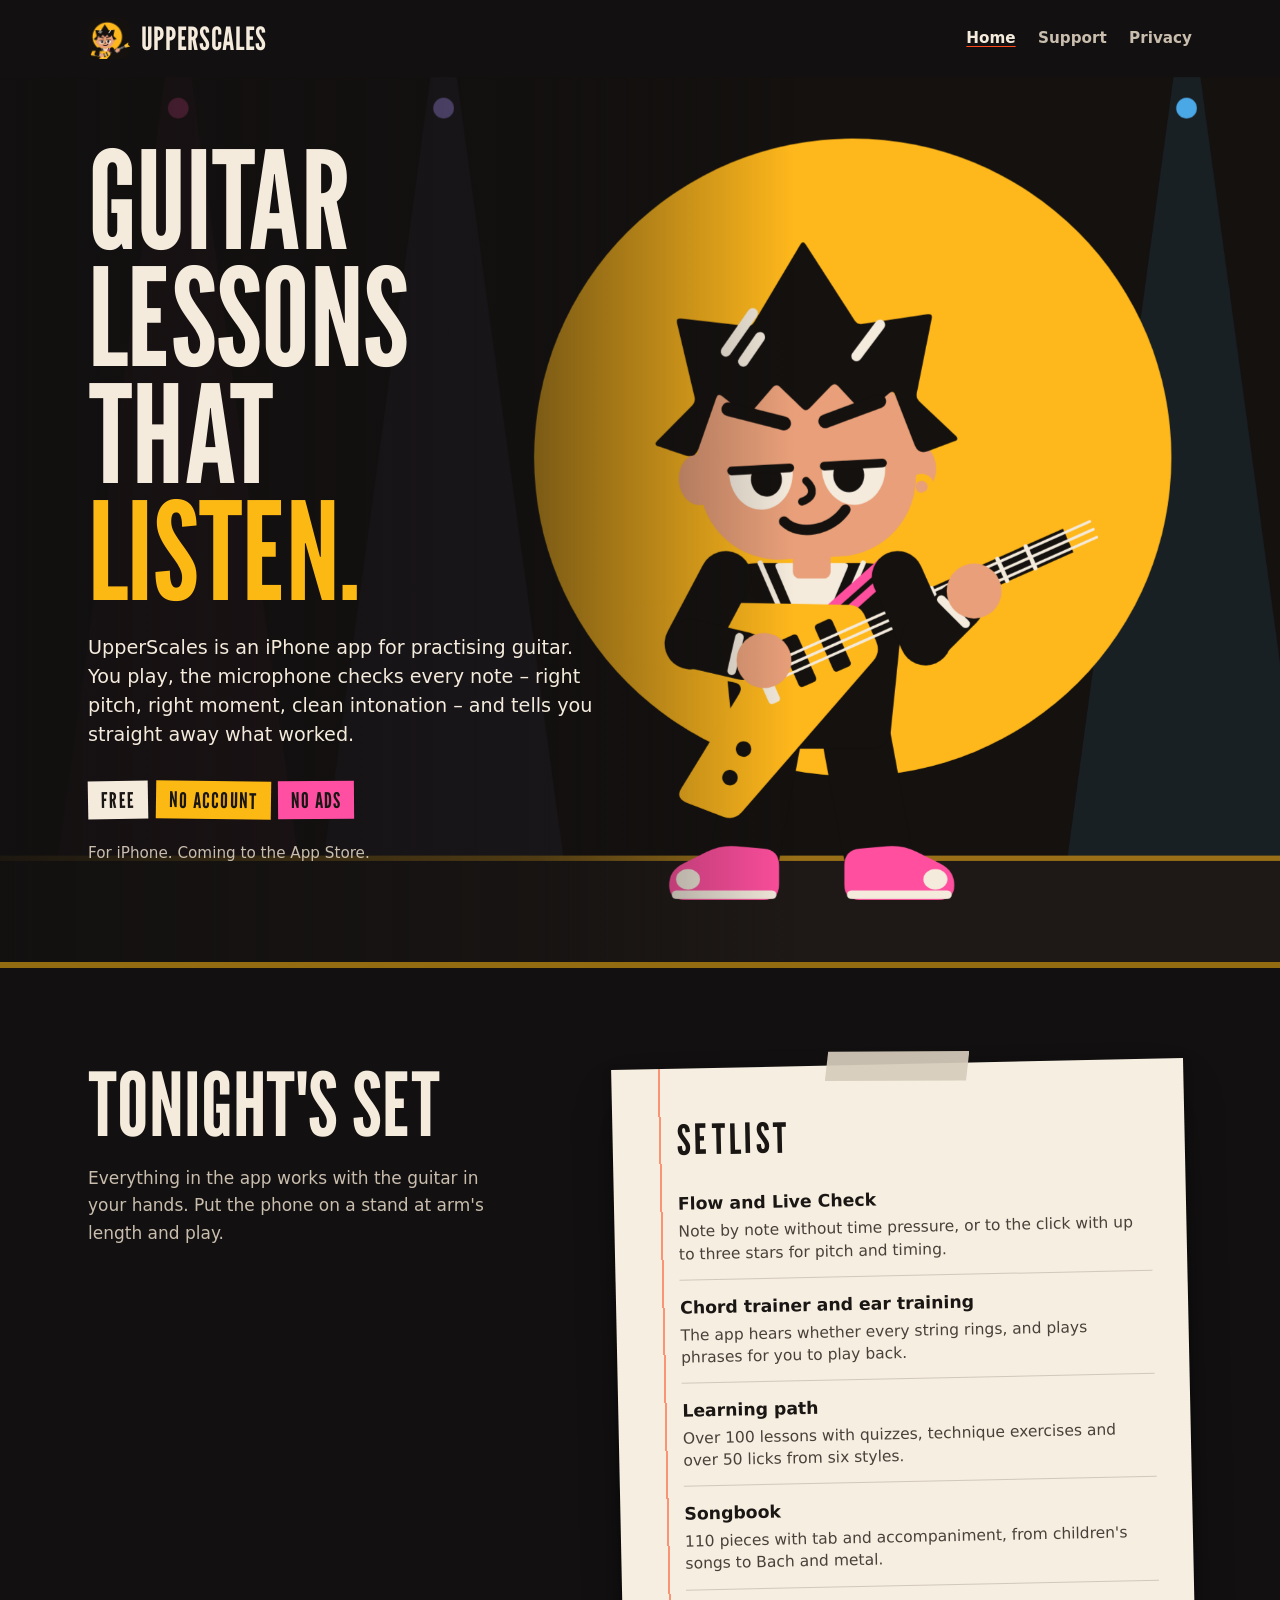
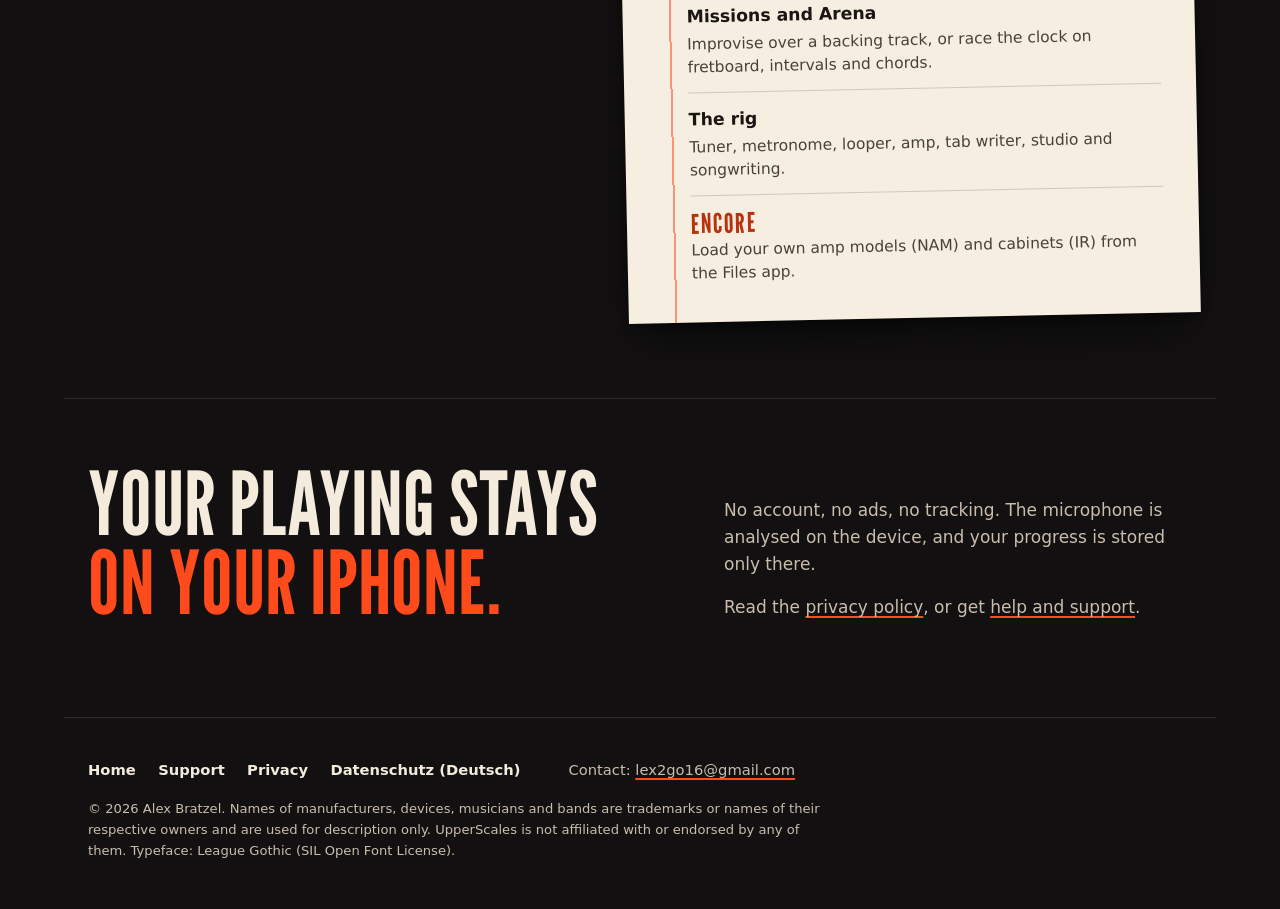
<file: index.html>
<!doctype html>
<html lang="en">
<head>
<meta charset="utf-8">
<meta name="viewport" content="width=device-width, initial-scale=1">
<title>UpperScales – Guitar lessons that listen</title>
<meta name="description" content="UpperScales is an iPhone app for practising guitar. The microphone checks every note you play. Free, no account, no ads, no tracking.">
<meta name="theme-color" content="#121010">
<link rel="icon" href="logo.png">
<link rel="apple-touch-icon" href="logo.png">
<link rel="preload" href="fonts/LeagueGothic.ttf" as="font" type="font/ttf" crossorigin>
<link rel="stylesheet" href="style.css">
</head>
<body>
<header class="bar">
<a class="wordmark" href="index.html"><img src="logo.png" alt="" width="42" height="42"><span>UpperScales</span></a>
<nav aria-label="Pages"><a href="index.html" aria-current="page">Home</a><a href="support.html">Support</a><a href="privacy.html">Privacy</a></nav>
</header>
<main>
<section class="stage">
<img class="stage-art" src="stage-1920.png" alt="The UpperScales rocker playing a yellow guitar in a spotlight on a small club stage." width="1920" height="1280">
<div class="stage-copy">
<h1>Guitar lessons that <em>listen.</em></h1>
<p class="lead">UpperScales is an iPhone app for practising guitar. You play, the microphone checks every note – right pitch, right moment, clean intonation – and tells you straight away what worked.</p>
<ul class="facts" aria-label="At a glance"><li>Free</li><li>No account</li><li>No ads</li></ul>
<p class="soon">For iPhone. Coming to the App Store.</p>
</div>
</section>
<div class="edge" aria-hidden="true"></div>
<section class="set" aria-labelledby="set-title">
<div class="set-intro">
<h2 id="set-title">Tonight's set</h2>
<p>Everything in the app works with the guitar in your hands. Put the phone on a stand at arm's length and play.</p>
</div>
<div class="sheet">
<h3>Setlist</h3>
<ol>
<li><strong>Flow and Live Check</strong><span>Note by note without time pressure, or to the click with up to three stars for pitch and timing.</span></li>
<li><strong>Chord trainer and ear training</strong><span>The app hears whether every string rings, and plays phrases for you to play back.</span></li>
<li><strong>Learning path</strong><span>Over 100 lessons with quizzes, technique exercises and over 50 licks from six styles.</span></li>
<li><strong>Songbook</strong><span>110 pieces with tab and accompaniment, from children's songs to Bach and metal.</span></li>
<li><strong>Missions and Arena</strong><span>Improvise over a backing track, or race the clock on fretboard, intervals and chords.</span></li>
<li><strong>The rig</strong><span>Tuner, metronome, looper, amp, tab writer, studio and songwriting.</span></li>
<li class="encore"><strong>Encore</strong><span>Load your own amp models (NAM) and cabinets (IR) from the Files app.</span></li>
</ol>
</div>
</section>
<section class="promise" aria-labelledby="promise-title">
<h2 id="promise-title">Your playing stays <em>on your iPhone.</em></h2>
<div>
<p>No account, no ads, no tracking. The microphone is analysed on the device, and your progress is stored only there.</p>
<p>Read the <a href="privacy.html">privacy policy</a>, or get <a href="support.html">help and support</a>.</p>
</div>
</section>
</main>
<footer class="foot">
<nav aria-label="Footer"><a href="index.html">Home</a><a href="support.html">Support</a><a href="privacy.html">Privacy</a><a href="datenschutz.html" hreflang="de">Datenschutz (Deutsch)</a></nav>
<p>Contact: <a href="mailto:lex2go16&#64;gmail.com">lex2go16&#64;gmail.com</a></p>
<p class="small">© 2026 Alex Bratzel. Names of manufacturers, devices, musicians and bands are trademarks or names of their respective owners and are used for description only. UpperScales is not affiliated with or endorsed by any of them. Typeface: League Gothic (SIL Open Font License).</p>
</footer>
</body>
</html>
</file>
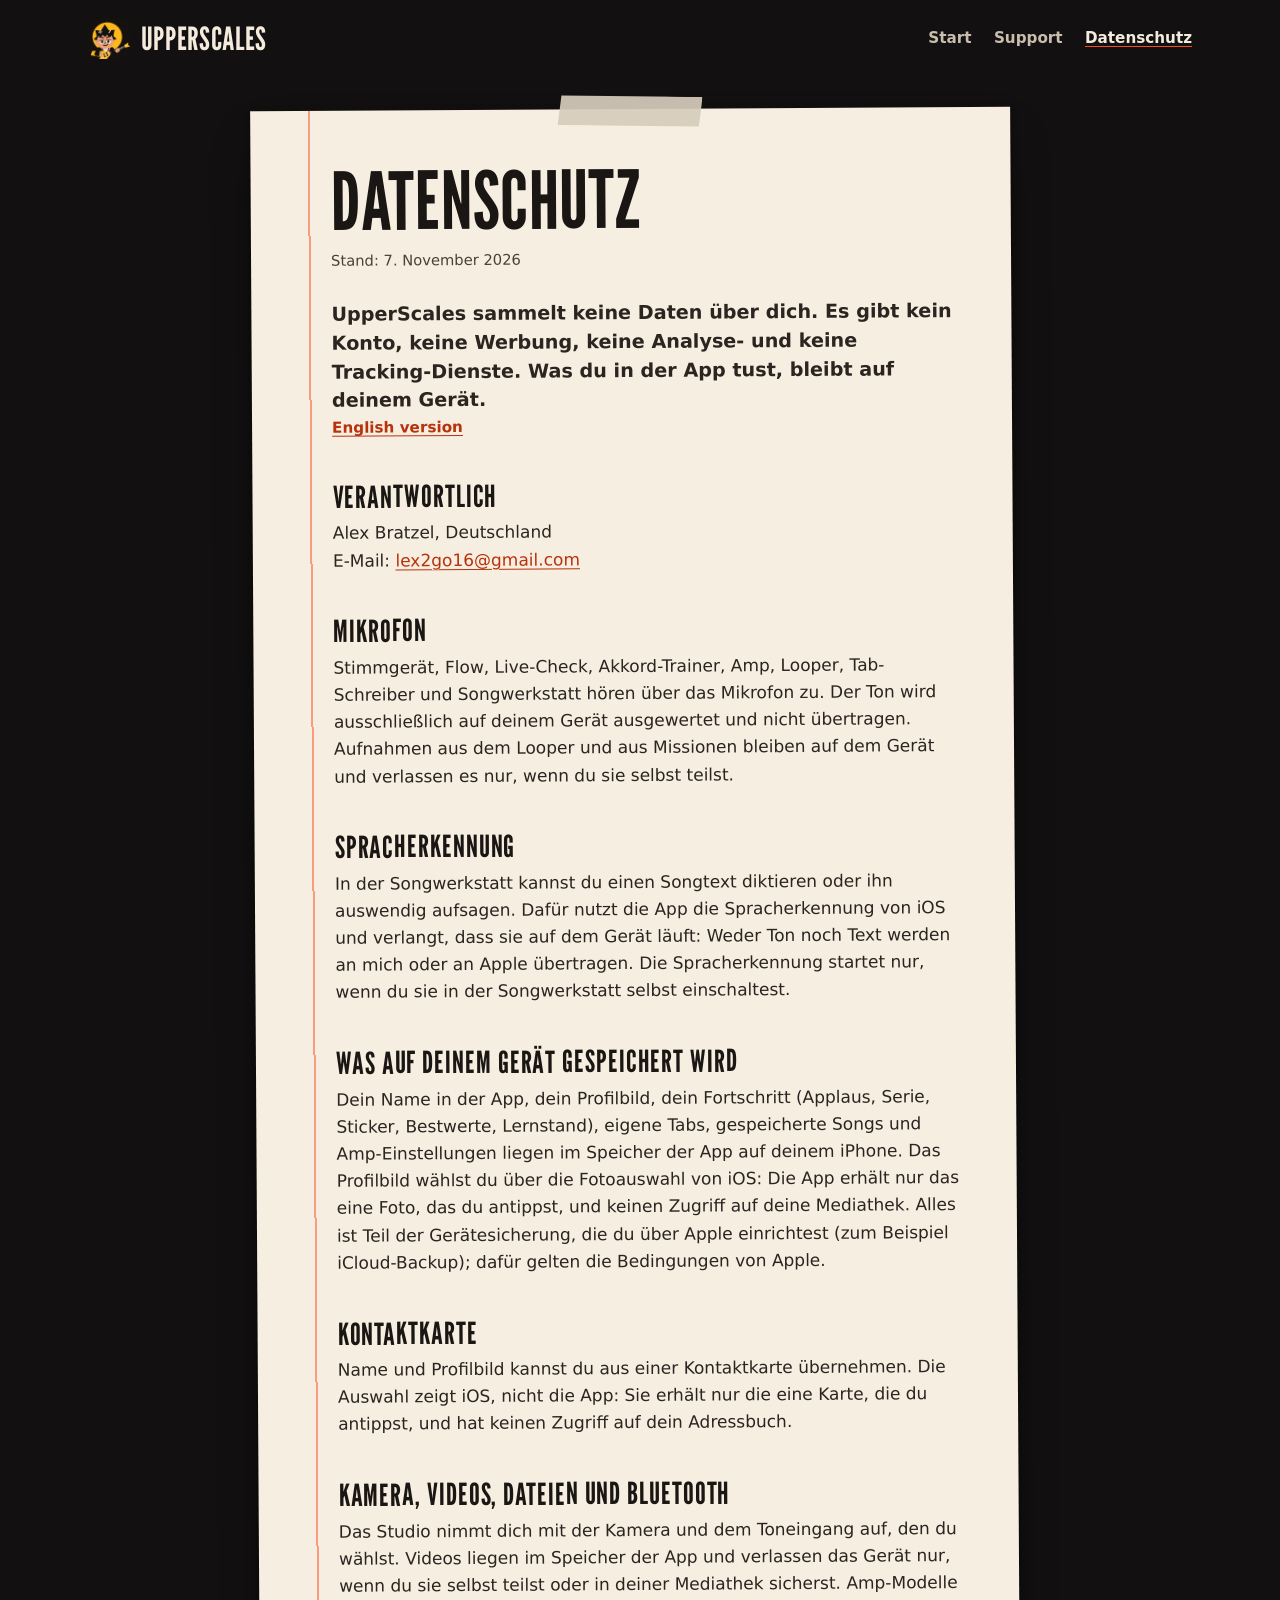
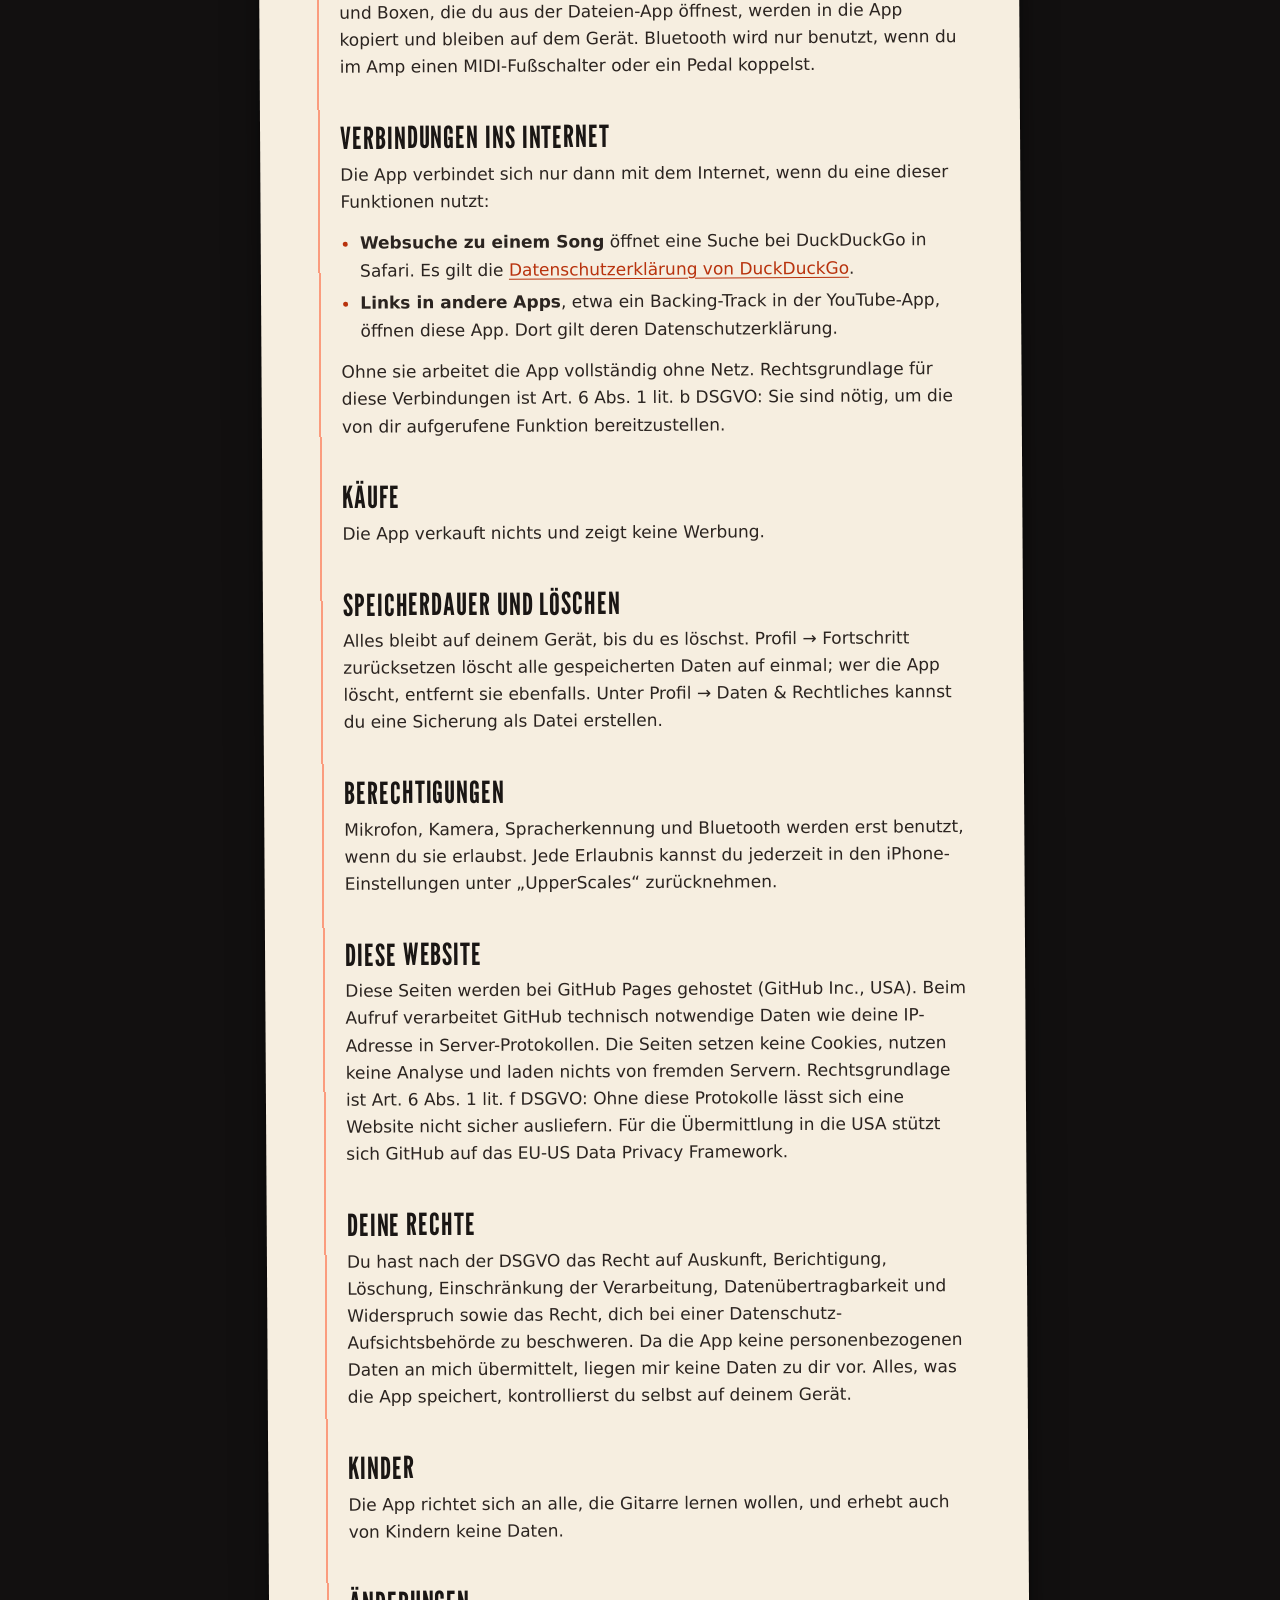
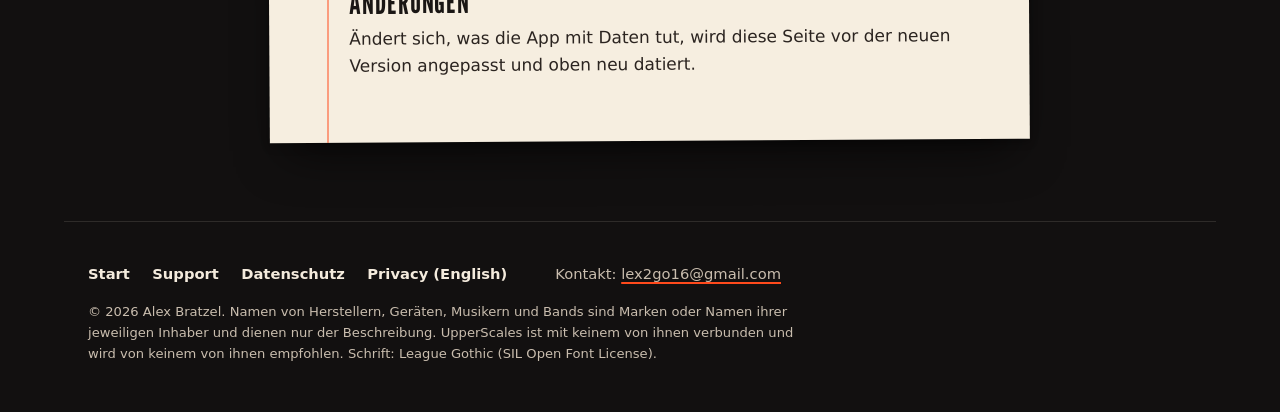
<file: datenschutz.html>
<!doctype html>
<html lang="de">
<head>
<meta charset="utf-8">
<meta name="viewport" content="width=device-width, initial-scale=1">
<title>Datenschutz – UpperScales</title>
<meta name="description" content="UpperScales sammelt keine Daten über dich. Kein Konto, keine Werbung, keine Analyse, kein Tracking.">
<meta name="theme-color" content="#121010">
<link rel="icon" href="logo.png">
<link rel="apple-touch-icon" href="logo.png">
<link rel="preload" href="fonts/LeagueGothic.ttf" as="font" type="font/ttf" crossorigin>
<link rel="stylesheet" href="style.css">
</head>
<body>
<header class="bar">
<a class="wordmark" href="index.html"><img src="logo.png" alt="" width="42" height="42"><span>UpperScales</span></a>
<nav aria-label="Seiten"><a href="index.html">Start</a><a href="support.html">Support</a><a href="datenschutz.html" aria-current="page">Datenschutz</a></nav>
</header>
<main class="page">
<article class="sheet">
<h1>Datenschutz</h1>
<p class="updated">Stand: 7. November 2026</p>
<p class="summary">UpperScales sammelt keine Daten über dich. Es gibt kein Konto, keine Werbung, keine Analyse- und keine Tracking-Dienste. Was du in der App tust, bleibt auf deinem Gerät.</p>
<p class="lang"><a href="privacy.html" hreflang="en" lang="en">English version</a></p>

<h2>Verantwortlich</h2>
<p>Alex Bratzel, Deutschland<br>E-Mail: <a href="mailto:lex2go16&#64;gmail.com">lex2go16&#64;gmail.com</a></p>

<h2>Mikrofon</h2>
<p>Stimmgerät, Flow, Live-Check, Akkord-Trainer, Amp, Looper, Tab-Schreiber und Songwerkstatt hören über das Mikrofon zu. Der Ton wird ausschließlich auf deinem Gerät ausgewertet und nicht übertragen. Aufnahmen aus dem Looper und aus Missionen bleiben auf dem Gerät und verlassen es nur, wenn du sie selbst teilst.</p>

<h2>Spracherkennung</h2>
<p>In der Songwerkstatt kannst du einen Songtext diktieren oder ihn auswendig aufsagen. Dafür nutzt die App die Spracherkennung von iOS und verlangt, dass sie auf dem Gerät läuft: Weder Ton noch Text werden an mich oder an Apple übertragen. Die Spracherkennung startet nur, wenn du sie in der Songwerkstatt selbst einschaltest.</p>

<h2>Was auf deinem Gerät gespeichert wird</h2>
<p>Dein Name in der App, dein Profilbild, dein Fortschritt (Applaus, Serie, Sticker, Bestwerte, Lernstand), eigene Tabs, gespeicherte Songs und Amp-Einstellungen liegen im Speicher der App auf deinem iPhone. Das Profilbild wählst du über die Fotoauswahl von iOS: Die App erhält nur das eine Foto, das du antippst, und keinen Zugriff auf deine Mediathek. Alles ist Teil der Gerätesicherung, die du über Apple einrichtest (zum Beispiel iCloud-Backup); dafür gelten die Bedingungen von Apple.</p>

<h2>Kontaktkarte</h2>
<p>Name und Profilbild kannst du aus einer Kontaktkarte übernehmen. Die Auswahl zeigt iOS, nicht die App: Sie erhält nur die eine Karte, die du antippst, und hat keinen Zugriff auf dein Adressbuch.</p>

<h2>Kamera, Videos, Dateien und Bluetooth</h2>
<p>Das Studio nimmt dich mit der Kamera und dem Toneingang auf, den du wählst. Videos liegen im Speicher der App und verlassen das Gerät nur, wenn du sie selbst teilst oder in deiner Mediathek sicherst. Amp-Modelle und Boxen, die du aus der Dateien-App öffnest, werden in die App kopiert und bleiben auf dem Gerät. Bluetooth wird nur benutzt, wenn du im Amp einen MIDI-Fußschalter oder ein Pedal koppelst.</p>

<h2>Verbindungen ins Internet</h2>
<p>Die App verbindet sich nur dann mit dem Internet, wenn du eine dieser Funktionen nutzt:</p>
<ul>
<li><strong>Websuche zu einem Song</strong> öffnet eine Suche bei DuckDuckGo in Safari. Es gilt die <a href="https://duckduckgo.com/privacy">Datenschutzerklärung von DuckDuckGo</a>.</li>
<li><strong>Links in andere Apps</strong>, etwa ein Backing-Track in der YouTube-App, öffnen diese App. Dort gilt deren Datenschutzerklärung.</li>
</ul>
<p>Ohne sie arbeitet die App vollständig ohne Netz. Rechtsgrundlage für diese Verbindungen ist Art. 6 Abs. 1 lit. b DSGVO: Sie sind nötig, um die von dir aufgerufene Funktion bereitzustellen.</p>

<h2>Käufe</h2>
<p>Die App verkauft nichts und zeigt keine Werbung.</p>

<h2>Speicherdauer und Löschen</h2>
<p>Alles bleibt auf deinem Gerät, bis du es löschst. Profil → Fortschritt zurücksetzen löscht alle gespeicherten Daten auf einmal; wer die App löscht, entfernt sie ebenfalls. Unter Profil → Daten &amp; Rechtliches kannst du eine Sicherung als Datei erstellen.</p>

<h2>Berechtigungen</h2>
<p>Mikrofon, Kamera, Spracherkennung und Bluetooth werden erst benutzt, wenn du sie erlaubst. Jede Erlaubnis kannst du jederzeit in den iPhone-Einstellungen unter „UpperScales“ zurücknehmen.</p>

<h2>Diese Website</h2>
<p>Diese Seiten werden bei GitHub Pages gehostet (GitHub Inc., USA). Beim Aufruf verarbeitet GitHub technisch notwendige Daten wie deine IP-Adresse in Server-Protokollen. Die Seiten setzen keine Cookies, nutzen keine Analyse und laden nichts von fremden Servern. Rechtsgrundlage ist Art. 6 Abs. 1 lit. f DSGVO: Ohne diese Protokolle lässt sich eine Website nicht sicher ausliefern. Für die Übermittlung in die USA stützt sich GitHub auf das EU-US Data Privacy Framework.</p>

<h2>Deine Rechte</h2>
<p>Du hast nach der DSGVO das Recht auf Auskunft, Berichtigung, Löschung, Einschränkung der Verarbeitung, Datenübertragbarkeit und Widerspruch sowie das Recht, dich bei einer Datenschutz-Aufsichtsbehörde zu beschweren. Da die App keine personenbezogenen Daten an mich übermittelt, liegen mir keine Daten zu dir vor. Alles, was die App speichert, kontrollierst du selbst auf deinem Gerät.</p>

<h2>Kinder</h2>
<p>Die App richtet sich an alle, die Gitarre lernen wollen, und erhebt auch von Kindern keine Daten.</p>

<h2>Änderungen</h2>
<p>Ändert sich, was die App mit Daten tut, wird diese Seite vor der neuen Version angepasst und oben neu datiert.</p>
</article>
</main>
<footer class="foot">
<nav aria-label="Fußzeile"><a href="index.html">Start</a><a href="support.html">Support</a><a href="datenschutz.html">Datenschutz</a><a href="privacy.html" hreflang="en">Privacy (English)</a></nav>
<p>Kontakt: <a href="mailto:lex2go16&#64;gmail.com">lex2go16&#64;gmail.com</a></p>
<p class="small">© 2026 Alex Bratzel. Namen von Herstellern, Geräten, Musikern und Bands sind Marken oder Namen ihrer jeweiligen Inhaber und dienen nur der Beschreibung. UpperScales ist mit keinem von ihnen verbunden und wird von keinem von ihnen empfohlen. Schrift: League Gothic (SIL Open Font License).</p>
</footer>
</body>
</html>
</file>
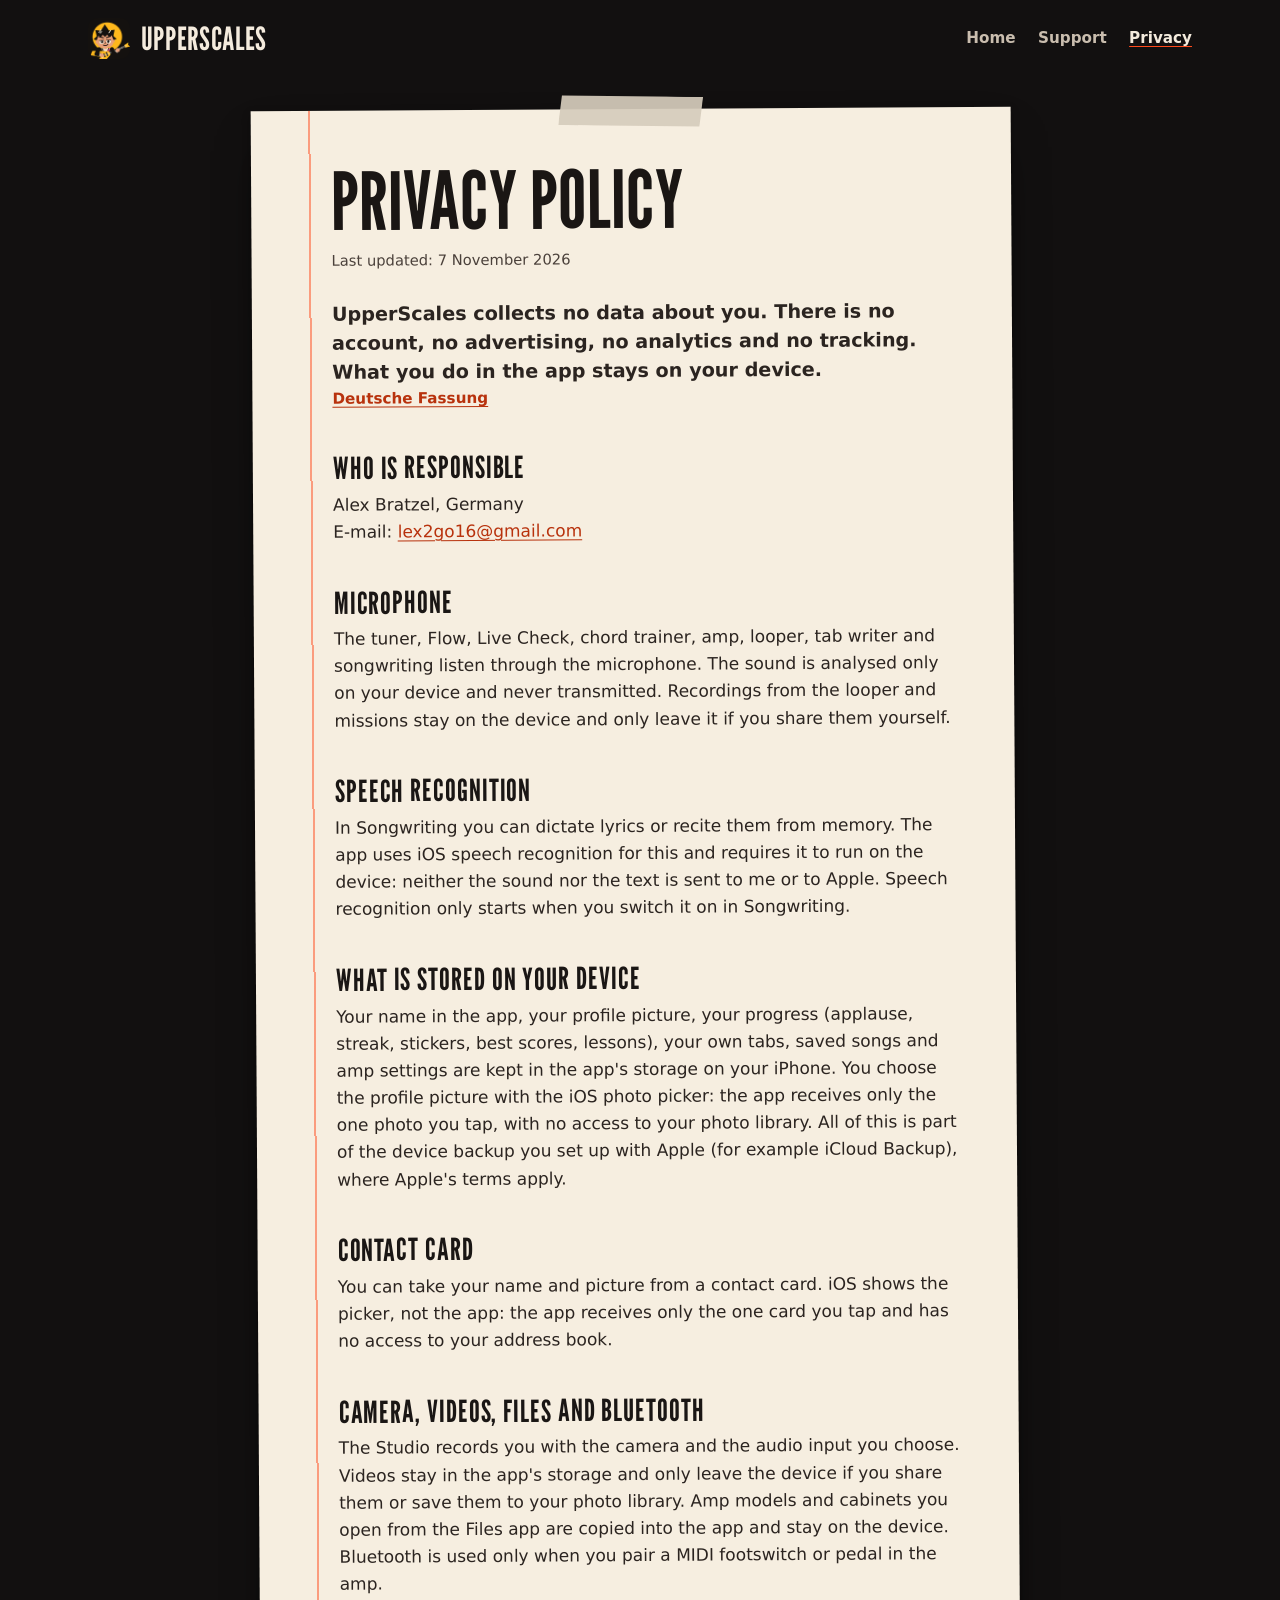
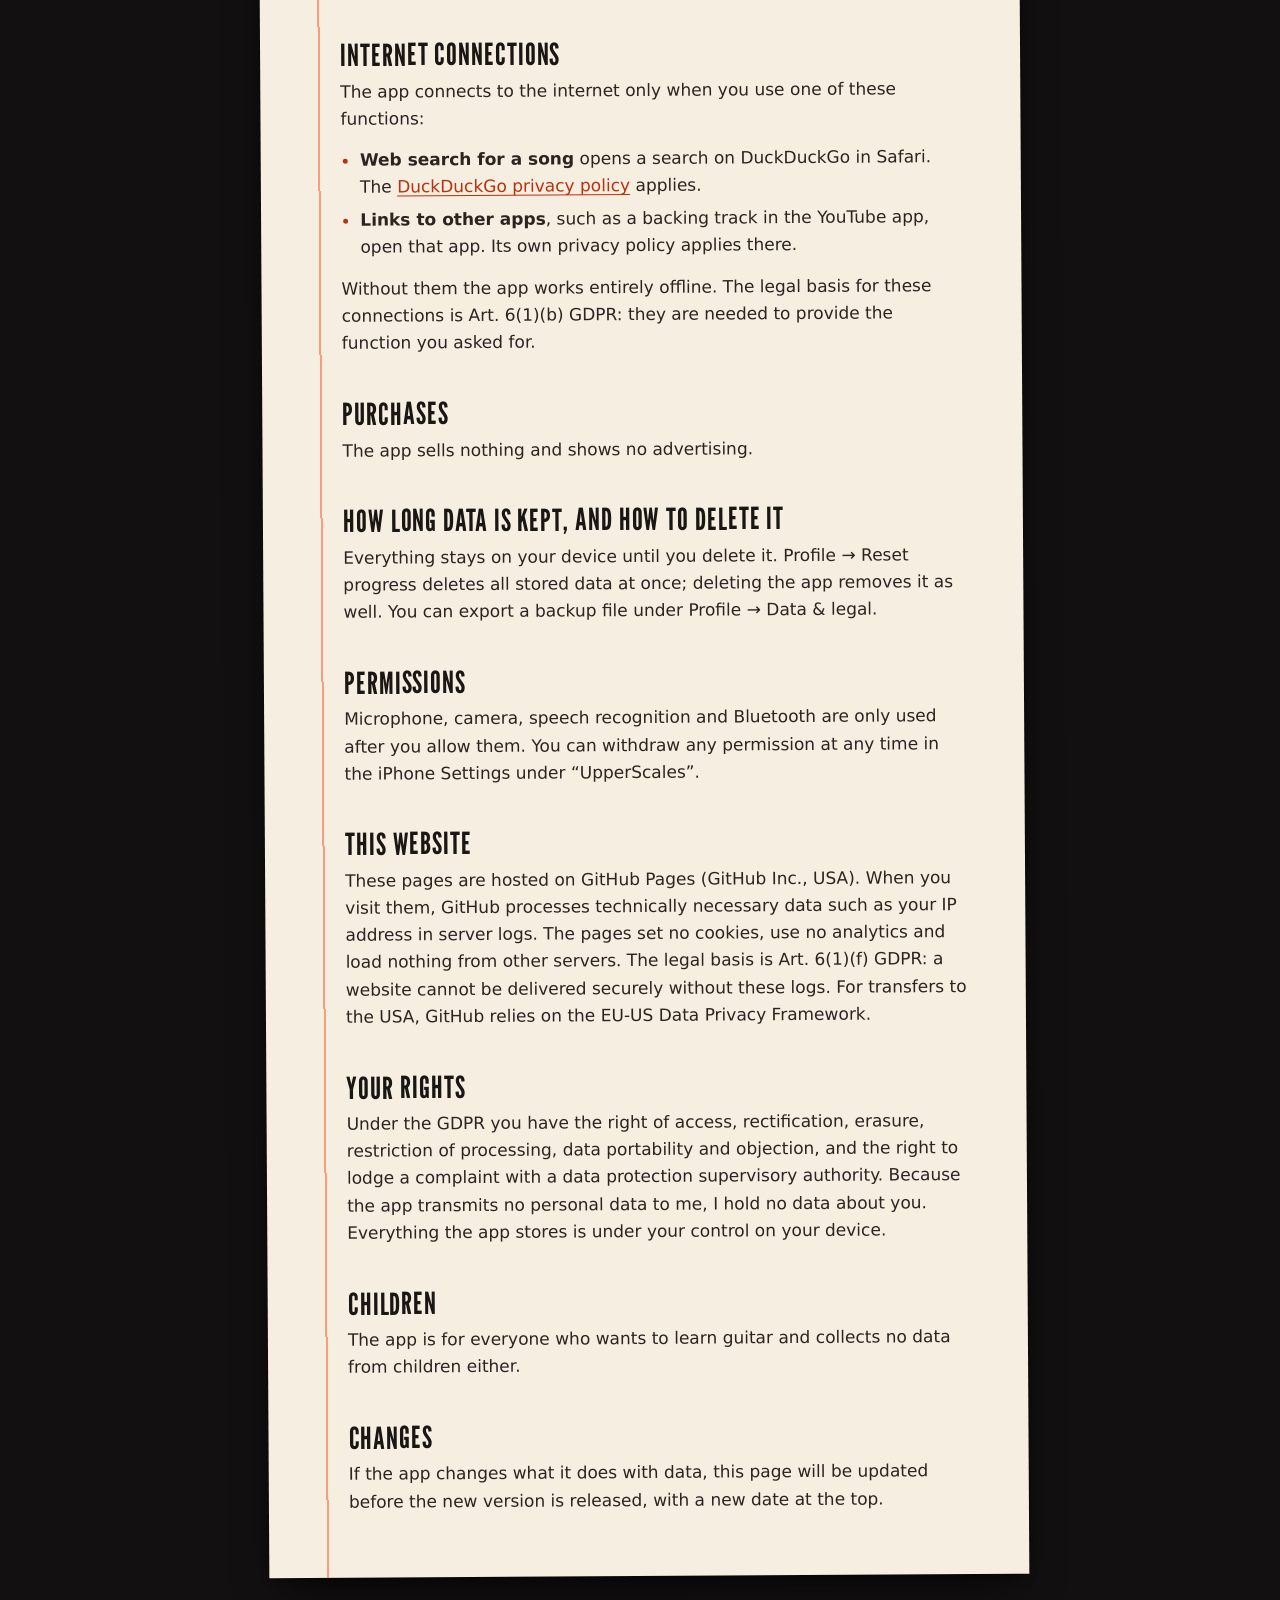
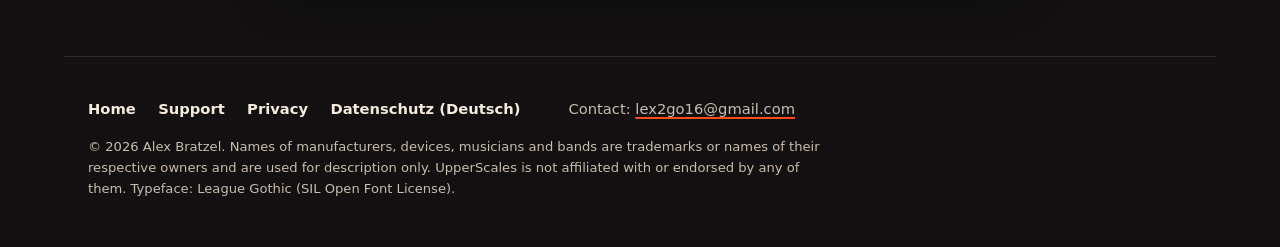
<file: privacy.html>
<!doctype html>
<html lang="en">
<head>
<meta charset="utf-8">
<meta name="viewport" content="width=device-width, initial-scale=1">
<title>Privacy Policy – UpperScales</title>
<meta name="description" content="UpperScales collects no data about you. No account, no ads, no analytics, no tracking.">
<meta name="theme-color" content="#121010">
<link rel="icon" href="logo.png">
<link rel="apple-touch-icon" href="logo.png">
<link rel="preload" href="fonts/LeagueGothic.ttf" as="font" type="font/ttf" crossorigin>
<link rel="stylesheet" href="style.css">
</head>
<body>
<header class="bar">
<a class="wordmark" href="index.html"><img src="logo.png" alt="" width="42" height="42"><span>UpperScales</span></a>
<nav aria-label="Pages"><a href="index.html">Home</a><a href="support.html">Support</a><a href="privacy.html" aria-current="page">Privacy</a></nav>
</header>
<main class="page">
<article class="sheet">
<h1>Privacy policy</h1>
<p class="updated">Last updated: 7 November 2026</p>
<p class="summary">UpperScales collects no data about you. There is no account, no advertising, no analytics and no tracking. What you do in the app stays on your device.</p>
<p class="lang"><a href="datenschutz.html" hreflang="de" lang="de">Deutsche Fassung</a></p>

<h2>Who is responsible</h2>
<p>Alex Bratzel, Germany<br>E-mail: <a href="mailto:lex2go16&#64;gmail.com">lex2go16&#64;gmail.com</a></p>

<h2>Microphone</h2>
<p>The tuner, Flow, Live Check, chord trainer, amp, looper, tab writer and songwriting listen through the microphone. The sound is analysed only on your device and never transmitted. Recordings from the looper and missions stay on the device and only leave it if you share them yourself.</p>

<h2>Speech recognition</h2>
<p>In Songwriting you can dictate lyrics or recite them from memory. The app uses iOS speech recognition for this and requires it to run on the device: neither the sound nor the text is sent to me or to Apple. Speech recognition only starts when you switch it on in Songwriting.</p>

<h2>What is stored on your device</h2>
<p>Your name in the app, your profile picture, your progress (applause, streak, stickers, best scores, lessons), your own tabs, saved songs and amp settings are kept in the app's storage on your iPhone. You choose the profile picture with the iOS photo picker: the app receives only the one photo you tap, with no access to your photo library. All of this is part of the device backup you set up with Apple (for example iCloud Backup), where Apple's terms apply.</p>

<h2>Contact card</h2>
<p>You can take your name and picture from a contact card. iOS shows the picker, not the app: the app receives only the one card you tap and has no access to your address book.</p>

<h2>Camera, videos, files and Bluetooth</h2>
<p>The Studio records you with the camera and the audio input you choose. Videos stay in the app's storage and only leave the device if you share them or save them to your photo library. Amp models and cabinets you open from the Files app are copied into the app and stay on the device. Bluetooth is used only when you pair a MIDI footswitch or pedal in the amp.</p>

<h2>Internet connections</h2>
<p>The app connects to the internet only when you use one of these functions:</p>
<ul>
<li><strong>Web search for a song</strong> opens a search on DuckDuckGo in Safari. The <a href="https://duckduckgo.com/privacy">DuckDuckGo privacy policy</a> applies.</li>
<li><strong>Links to other apps</strong>, such as a backing track in the YouTube app, open that app. Its own privacy policy applies there.</li>
</ul>
<p>Without them the app works entirely offline. The legal basis for these connections is Art. 6(1)(b) GDPR: they are needed to provide the function you asked for.</p>

<h2>Purchases</h2>
<p>The app sells nothing and shows no advertising.</p>

<h2>How long data is kept, and how to delete it</h2>
<p>Everything stays on your device until you delete it. Profile → Reset progress deletes all stored data at once; deleting the app removes it as well. You can export a backup file under Profile → Data &amp; legal.</p>

<h2>Permissions</h2>
<p>Microphone, camera, speech recognition and Bluetooth are only used after you allow them. You can withdraw any permission at any time in the iPhone Settings under “UpperScales”.</p>

<h2>This website</h2>
<p>These pages are hosted on GitHub Pages (GitHub Inc., USA). When you visit them, GitHub processes technically necessary data such as your IP address in server logs. The pages set no cookies, use no analytics and load nothing from other servers. The legal basis is Art. 6(1)(f) GDPR: a website cannot be delivered securely without these logs. For transfers to the USA, GitHub relies on the EU-US Data Privacy Framework.</p>

<h2>Your rights</h2>
<p>Under the GDPR you have the right of access, rectification, erasure, restriction of processing, data portability and objection, and the right to lodge a complaint with a data protection supervisory authority. Because the app transmits no personal data to me, I hold no data about you. Everything the app stores is under your control on your device.</p>

<h2>Children</h2>
<p>The app is for everyone who wants to learn guitar and collects no data from children either.</p>

<h2>Changes</h2>
<p>If the app changes what it does with data, this page will be updated before the new version is released, with a new date at the top.</p>
</article>
</main>
<footer class="foot">
<nav aria-label="Footer"><a href="index.html">Home</a><a href="support.html">Support</a><a href="privacy.html">Privacy</a><a href="datenschutz.html" hreflang="de">Datenschutz (Deutsch)</a></nav>
<p>Contact: <a href="mailto:lex2go16&#64;gmail.com">lex2go16&#64;gmail.com</a></p>
<p class="small">© 2026 Alex Bratzel. Names of manufacturers, devices, musicians and bands are trademarks or names of their respective owners and are used for description only. UpperScales is not affiliated with or endorsed by any of them. Typeface: League Gothic (SIL Open Font License).</p>
</footer>
</body>
</html>
</file>
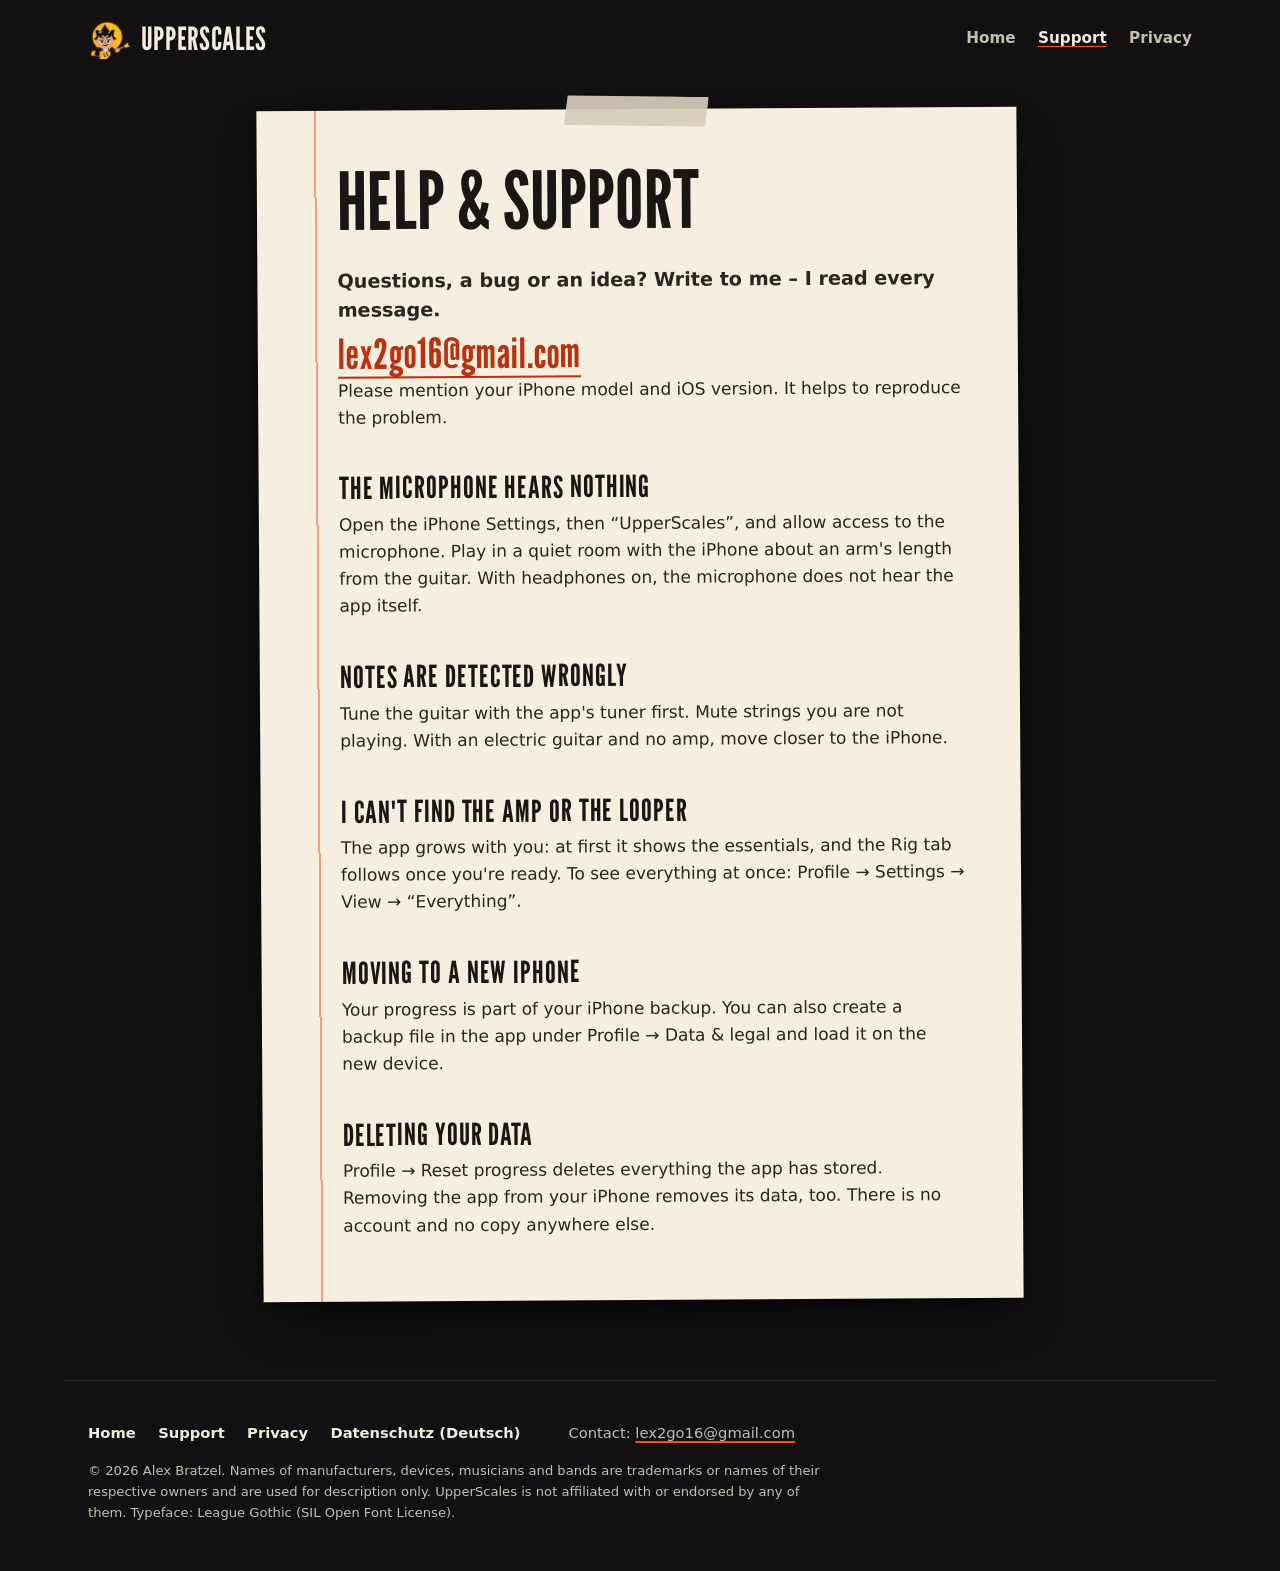
<file: support.html>
<!doctype html>
<html lang="en">
<head>
<meta charset="utf-8">
<meta name="viewport" content="width=device-width, initial-scale=1">
<title>Support – UpperScales</title>
<meta name="description" content="Help with UpperScales: microphone, note detection, moving and deleting your progress, contact.">
<meta name="theme-color" content="#121010">
<link rel="icon" href="logo.png">
<link rel="apple-touch-icon" href="logo.png">
<link rel="preload" href="fonts/LeagueGothic.ttf" as="font" type="font/ttf" crossorigin>
<link rel="stylesheet" href="style.css">
</head>
<body>
<header class="bar">
<a class="wordmark" href="index.html"><img src="logo.png" alt="" width="42" height="42"><span>UpperScales</span></a>
<nav aria-label="Pages"><a href="index.html">Home</a><a href="support.html" aria-current="page">Support</a><a href="privacy.html">Privacy</a></nav>
</header>
<main class="page">
<article class="sheet">
<h1>Help &amp; support</h1>
<p class="summary">Questions, a bug or an idea? Write to me – I read every message.</p>
<a class="contact" href="mailto:lex2go16&#64;gmail.com">lex2go16&#64;gmail.com</a>
<p>Please mention your iPhone model and iOS version. It helps to reproduce the problem.</p>

<h2>The microphone hears nothing</h2>
<p>Open the iPhone Settings, then “UpperScales”, and allow access to the microphone. Play in a quiet room with the iPhone about an arm's length from the guitar. With headphones on, the microphone does not hear the app itself.</p>

<h2>Notes are detected wrongly</h2>
<p>Tune the guitar with the app's tuner first. Mute strings you are not playing. With an electric guitar and no amp, move closer to the iPhone.</p>

<h2>I can't find the amp or the looper</h2>
<p>The app grows with you: at first it shows the essentials, and the Rig tab follows once you're ready. To see everything at once: Profile → Settings → View → “Everything”.</p>

<h2>Moving to a new iPhone</h2>
<p>Your progress is part of your iPhone backup. You can also create a backup file in the app under Profile → Data &amp; legal and load it on the new device.</p>

<h2>Deleting your data</h2>
<p>Profile → Reset progress deletes everything the app has stored. Removing the app from your iPhone removes its data, too. There is no account and no copy anywhere else.</p>
</article>
</main>
<footer class="foot">
<nav aria-label="Footer"><a href="index.html">Home</a><a href="support.html">Support</a><a href="privacy.html">Privacy</a><a href="datenschutz.html" hreflang="de">Datenschutz (Deutsch)</a></nav>
<p>Contact: <a href="mailto:lex2go16&#64;gmail.com">lex2go16&#64;gmail.com</a></p>
<p class="small">© 2026 Alex Bratzel. Names of manufacturers, devices, musicians and bands are trademarks or names of their respective owners and are used for description only. UpperScales is not affiliated with or endorsed by any of them. Typeface: League Gothic (SIL Open Font License).</p>
</footer>
</body>
</html>
</file>
<file: style.css>
/* UpperScales – the website. The app's own world: a small club stage at night,
   screen-printed gig posters, a paper setlist taped to the floor. */

@font-face {
  font-family: "League Gothic";
  src: url("fonts/LeagueGothic.ttf") format("truetype");
  font-weight: 400;
  font-stretch: 75% 100%;
  font-display: swap;
}

:root {
  --stage: #121010;
  --floor: #1d1917;
  --cream: #f4ebdd;
  --paper: #f6eee0;
  --ink: #1a1614;
  --ink-soft: #4a403a;
  --signal: #ff4a1c;
  --signal-ink: #b8320d;
  --amber: #fdb913;
  --pink: #ff4fa3;
  --muted: #c9bdae;
  --display: "League Gothic", "Arial Narrow", sans-serif;
  --text: -apple-system, BlinkMacSystemFont, "Segoe UI", system-ui, sans-serif;
  color-scheme: dark;
  accent-color: var(--signal);
  scrollbar-color: #4a403a var(--stage);
}

* { box-sizing: border-box; }

html { -webkit-text-size-adjust: 100%; }

body {
  margin: 0;
  background: var(--stage);
  color: var(--cream);
  font: 400 1.0625rem/1.6 var(--text);
  -webkit-font-smoothing: antialiased;
}

::selection { background: var(--amber); color: var(--ink); }

a {
  color: inherit;
  text-decoration-color: var(--signal);
  text-decoration-thickness: 2px;
  text-underline-offset: 0.2em;
}
a:hover { color: var(--amber); }
:focus-visible { outline: 3px solid var(--amber); outline-offset: 3px; border-radius: 2px; }

img { display: block; max-width: 100%; height: auto; }

/* ---------- Top bar ---------- */

.bar {
  display: flex;
  align-items: center;
  justify-content: space-between;
  gap: 1.5rem;
  max-width: 72rem;
  margin: 0 auto;
  padding: 1.1rem 1.5rem;
}
.wordmark {
  display: inline-flex;
  align-items: center;
  gap: 0.7rem;
  text-decoration: none;
  font: 400 2rem/1 var(--display);
  letter-spacing: 0.02em;
  text-transform: uppercase;
}
.wordmark img { width: 2.6rem; height: 2.6rem; border-radius: 0.6rem; }
.bar nav { display: flex; gap: 1.4rem; font-size: 0.95rem; font-weight: 600; }
.bar nav a { text-decoration: none; color: var(--muted); }
.bar nav a:hover, .bar nav a[aria-current="page"] { color: var(--cream); }
.bar nav a[aria-current="page"] { text-decoration: underline; text-decoration-color: var(--signal); }

/* ---------- Home: the stage ---------- */

.stage {
  position: relative;
  max-width: 90rem;
  margin: 0 auto;
  min-height: min(48rem, 92vh);
  display: grid;
  align-items: center;
  overflow: hidden;
}
.stage-art {
  position: absolute;
  inset: 0;
  width: 100%;
  height: 100%;
  object-fit: cover;
  object-position: 72% 50%;
  animation: lights-up 1.6s cubic-bezier(0.16, 1, 0.3, 1) both;
}
.stage::after {
  /* The dark wing of the stage, so the headline reads on any width. */
  content: "";
  position: absolute;
  inset: 0;
  background: linear-gradient(90deg, rgba(18, 16, 16, 0.92) 0%, rgba(18, 16, 16, 0.55) 42%, rgba(18, 16, 16, 0) 62%);
}
.stage-copy {
  position: relative;
  z-index: 1;
  padding: 4rem 1.5rem 6rem;
  max-width: 72rem;
  width: 100%;
  margin: 0 auto;
}
.stage h1 {
  margin: 0;
  max-width: 9ch;
  font: 400 clamp(4.2rem, 11vw, 8.5rem)/0.86 var(--display);
  text-transform: uppercase;
  letter-spacing: -0.005em;
  text-wrap: balance;
}
.stage h1 em { font-style: normal; color: var(--amber); }
.lead {
  max-width: 32rem;
  margin: 1.6rem 0 0;
  font-size: 1.2rem;
  line-height: 1.5;
  color: var(--cream);
}
.facts {
  display: flex;
  flex-wrap: wrap;
  gap: 0.5rem;
  margin: 2rem 0 0;
  padding: 0;
  list-style: none;
}
.facts li {
  font: 400 1.35rem/1 var(--display);
  letter-spacing: 0.06em;
  text-transform: uppercase;
  padding: 0.55rem 0.8rem 0.45rem;
  background: var(--cream);
  color: var(--ink);
  transform: rotate(-1deg);
}
.facts li:nth-child(2) { transform: rotate(0.8deg); background: var(--amber); }
.facts li:nth-child(3) { transform: rotate(-0.4deg); background: var(--pink); }
.soon { margin: 1.4rem 0 0; color: var(--muted); font-size: 0.95rem; }

.edge { height: 6px; background: var(--amber); opacity: 0.55; max-width: 90rem; margin: 0 auto; }

@keyframes lights-up {
  from { filter: brightness(0.35) saturate(0.6); }
  to { filter: none; }
}

/* ---------- Home: the setlist ---------- */

.set {
  max-width: 72rem;
  margin: 0 auto;
  padding: 6rem 1.5rem 5rem;
  display: grid;
  grid-template-columns: minmax(0, 0.9fr) minmax(0, 1.1fr);
  gap: 4rem;
  align-items: start;
}
.set h2, .promise h2 {
  margin: 0;
  font: 400 clamp(3.2rem, 7vw, 5.5rem)/0.9 var(--display);
  text-transform: uppercase;
  text-wrap: balance;
}
.set-intro p { color: var(--muted); max-width: 26rem; margin: 1.4rem 0 0; }

.sheet {
  position: relative;
  background: var(--paper);
  color: var(--ink);
  padding: 3.2rem 2.2rem 2.4rem 4rem;
  transform: rotate(-1.2deg);
  box-shadow: 0 1.5rem 3rem -1rem rgba(0, 0, 0, 0.65), 0 0.2rem 0.5rem rgba(0, 0, 0, 0.3);
  background-image:
    linear-gradient(90deg, transparent 2.9rem, rgba(255, 74, 28, 0.55) 2.9rem, rgba(255, 74, 28, 0.55) calc(2.9rem + 2px), transparent calc(2.9rem + 2px));
}
.sheet::before {
  /* Gaffer tape holding the sheet down. */
  content: "";
  position: absolute;
  top: -0.9rem;
  left: 50%;
  width: 9rem;
  height: 2rem;
  transform: translateX(-50%) rotate(2deg);
  background: rgba(214, 205, 188, 0.92);
  box-shadow: 0 1px 2px rgba(0, 0, 0, 0.25);
  clip-path: polygon(2% 8%, 100% 0, 98% 92%, 0 100%);
}
.set .sheet h3 {
  margin: 0 0 1rem;
  font: 400 2.6rem/1 var(--display);
  letter-spacing: 0.08em;
  text-transform: uppercase;
}
.set .sheet ol { margin: 0; padding: 0; list-style: none; }
.set .sheet li {
  padding: 0.85rem 0;
  border-bottom: 1px solid rgba(74, 64, 58, 0.22);
}
.set .sheet li strong { display: block; font-size: 1.08rem; }
.set .sheet li span { display: block; color: var(--ink-soft); font-size: 0.97rem; line-height: 1.45; margin-top: 0.15rem; }
.set .sheet li.encore { border-bottom: 0; padding-bottom: 0; }
.set .sheet li.encore strong { color: var(--signal-ink); font: 400 1.7rem/1 var(--display); text-transform: uppercase; letter-spacing: 0.04em; }

/* ---------- Home: the promise ---------- */

.promise {
  max-width: 72rem;
  margin: 0 auto;
  padding: 4rem 1.5rem 6rem;
  display: grid;
  grid-template-columns: minmax(0, 1.1fr) minmax(0, 0.9fr);
  gap: 4rem;
  align-items: end;
  border-top: 1px solid rgba(244, 235, 221, 0.12);
}
.promise h2 em { font-style: normal; color: var(--signal); }
.promise p { margin: 0; color: var(--muted); max-width: 30rem; }
.promise p + p { margin-top: 1rem; }

/* ---------- Paper pages: support, privacy ---------- */

.page {
  max-width: 50rem;
  margin: 2rem auto 5rem;
  padding: 0 1.25rem;
}
.page .sheet {
  transform: rotate(-0.35deg);
  padding: 3.4rem clamp(1.5rem, 5vw, 3.5rem) 3rem clamp(2.5rem, 7vw, 5rem);
  background-image:
    linear-gradient(90deg, transparent clamp(1.6rem, 4.8vw, 3.6rem), rgba(255, 74, 28, 0.5) clamp(1.6rem, 4.8vw, 3.6rem), rgba(255, 74, 28, 0.5) calc(clamp(1.6rem, 4.8vw, 3.6rem) + 2px), transparent calc(clamp(1.6rem, 4.8vw, 3.6rem) + 2px));
}
.page h1 {
  margin: 0;
  font: 400 clamp(3.4rem, 9vw, 5rem)/0.92 var(--display);
  text-transform: uppercase;
  text-wrap: balance;
}
.page .updated { margin: 0.6rem 0 0; color: var(--ink-soft); font-size: 0.92rem; }
.page .summary {
  margin: 1.8rem 0 0;
  font-size: 1.2rem;
  line-height: 1.5;
  font-weight: 600;
}
.page h2 {
  margin: 2.6rem 0 0.5rem;
  font: 400 1.9rem/1 var(--display);
  letter-spacing: 0.03em;
  text-transform: uppercase;
}
.page p, .page li { max-width: 65ch; color: #2b2420; }
.page p { margin: 0 0 0.9rem; }
.page ul { padding-left: 1.2rem; margin: 0 0 0.9rem; }
.page li { margin: 0.35rem 0; }
.page li::marker { color: var(--signal-ink); }
.page a { color: var(--signal-ink); text-decoration-color: currentColor; text-decoration-thickness: 1px; }
.page a:hover { color: var(--ink); }
.page :focus-visible { outline-color: var(--signal-ink); }
.page ::selection { background: var(--ink); color: var(--paper); }
.contact {
  display: inline-block;
  margin: 0.4rem 0 0;
  font: 400 clamp(1.9rem, 6vw, 2.6rem)/1.1 var(--display);
  letter-spacing: 0.02em;
  overflow-wrap: anywhere;
}
.page a.contact { text-decoration-thickness: 2px; }
.lang { margin: 0.9rem 0 0; font-size: 0.95rem; font-weight: 600; }

/* ---------- Footer ---------- */

.foot {
  max-width: 72rem;
  margin: 0 auto;
  padding: 2.5rem 1.5rem 3rem;
  border-top: 1px solid rgba(244, 235, 221, 0.12);
  display: grid;
  grid-template-columns: auto 1fr;
  gap: 1rem 3rem;
  font-size: 0.92rem;
  color: var(--muted);
}
.foot nav { display: flex; flex-wrap: wrap; gap: 0.6rem 1.4rem; font-weight: 600; }
.foot nav a { color: var(--cream); text-decoration: none; }
.foot nav a:hover { color: var(--amber); }
.foot p { margin: 0; max-width: 46rem; }
.foot .small { grid-column: 1 / -1; font-size: 0.82rem; }

/* ---------- Narrow screens ---------- */

@media (max-width: 52rem) {
  .bar { padding: 1rem 1.25rem; }
  .bar nav { gap: 1rem; }
  .wordmark { font-size: 1.7rem; }
  .stage { min-height: 0; display: block; }
  .stage-art { position: relative; height: auto; aspect-ratio: 3 / 2; object-position: 70% 50%; }
  .stage::after { background: linear-gradient(180deg, rgba(18, 16, 16, 0) 30%, rgba(18, 16, 16, 0) 52%, var(--stage) 66.6%); }
  .stage-copy { margin-top: -3.5rem; padding: 0 1.25rem 4rem; }
  .set, .promise { grid-template-columns: 1fr; gap: 2.5rem; padding-left: 1.25rem; padding-right: 1.25rem; }
  .set { padding-top: 4rem; }
  .sheet { padding: 3rem 1.4rem 2rem 3.4rem; }
  .sheet { background-image: linear-gradient(90deg, transparent 2.3rem, rgba(255, 74, 28, 0.55) 2.3rem, rgba(255, 74, 28, 0.55) calc(2.3rem + 2px), transparent calc(2.3rem + 2px)); }
  .foot { grid-template-columns: 1fr; }
}

@media (max-width: 26rem) {
  .wordmark span { position: absolute; width: 1px; height: 1px; overflow: hidden; clip-path: inset(50%); white-space: nowrap; }
}

@media (prefers-reduced-motion: reduce) {
  .stage-art { animation: none; }
}
</file>
